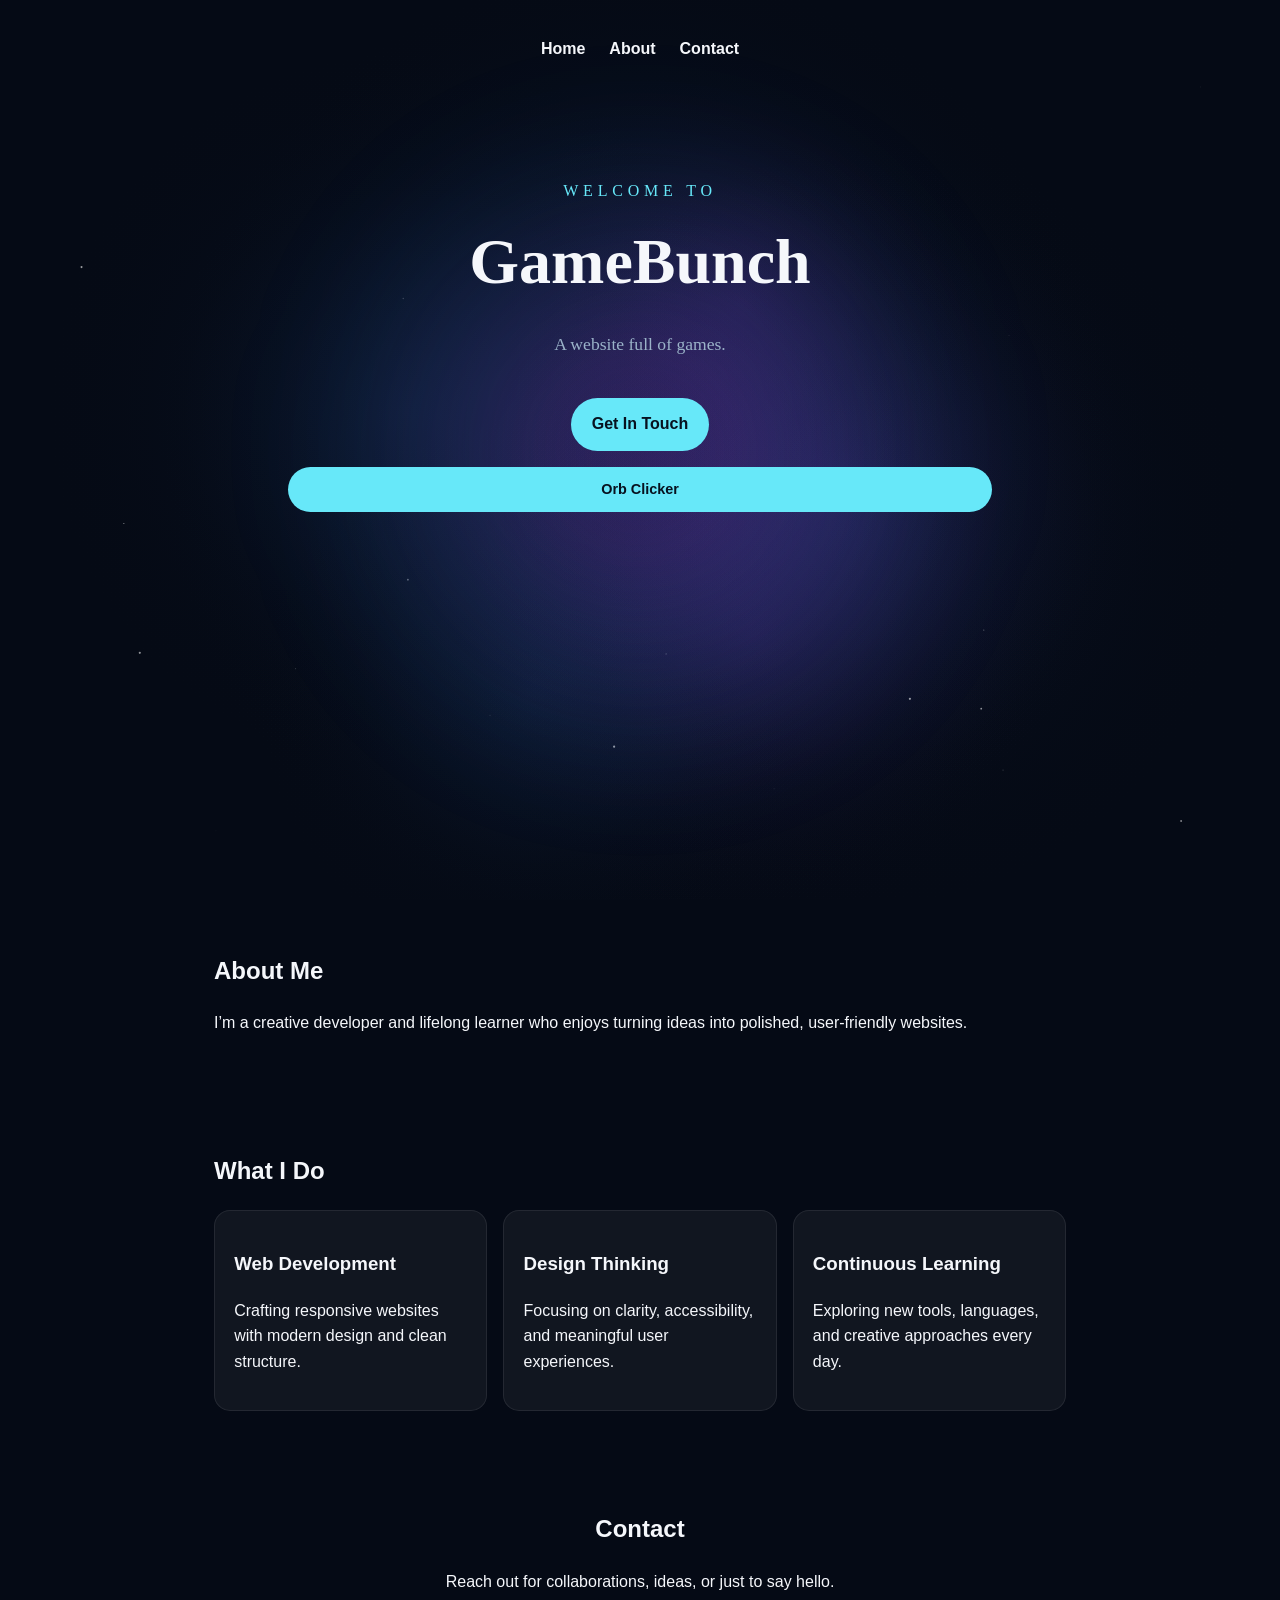
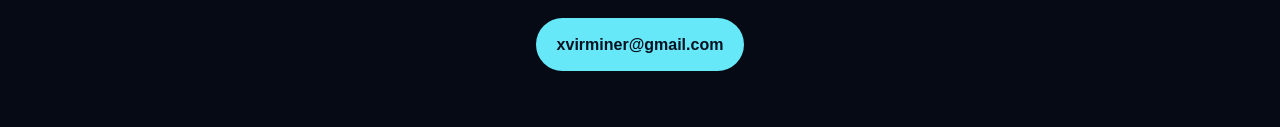
<file: GameBunch/index.html>
<!DOCTYPE html>
<html lang="en">
  <head>
    <meta charset="UTF-8" />
    <meta name="viewport" content="width=device-width, initial-scale=1.0" />
    <title>Xvir | Personal Website</title>
    <meta name="description" content="Welcome to Xvir's personal website." />
    <link rel="stylesheet" href="styles.css" />
  </head>
  <body>
    <canvas id="nebula-canvas"></canvas>
    <header class="hero">
      <nav class="nav">
        <a href="#home">Home</a>
        <a href="#about">About</a>
        <a href="#contact">Contact</a>
      </nav>
      <div class="hero-content" id="home">
        <p class="eyebrow">Welcome to</p>
        <h1>GameBunch</h1>
        <p class="tagline">A website full of games.</p>
        <a class="button" href="#contact">Get In Touch</a>
        <a class="button game-btn" href="game.html">Orb Clicker</a>
      </div>
    </header>

    <main>
      <section class="section" id="about">
        <h2>About Me</h2>
        <p>
          I’m a creative developer and lifelong learner who enjoys turning ideas into polished,
          user-friendly websites.
        </p>
      </section>

      <section class="section">
        <h2>What I Do</h2>
        <div class="cards">
          <article>
            <h3>Web Development</h3>
            <p>Crafting responsive websites with modern design and clean structure.</p>
          </article>
          <article>
            <h3>Design Thinking</h3>
            <p>Focusing on clarity, accessibility, and meaningful user experiences.</p>
          </article>
          <article>
            <h3>Continuous Learning</h3>
            <p>Exploring new tools, languages, and creative approaches every day.</p>
          </article>
        </div>
      </section>
    </main>

    <footer class="footer" id="contact">
      <h2>Contact</h2>
      <p>Reach out for collaborations, ideas, or just to say hello.</p>
      <a class="button" href="mailto:xvirminer@gmail.com">xvirminer@gmail.com</a>
    </footer>

    <script>
      // Nebula Canvas Background
      const canvas = document.getElementById('nebula-canvas');
      const ctx = canvas.getContext('2d');
      let animationFrameId;

      function resizeCanvas() {
        canvas.width = window.innerWidth;
        canvas.height = window.innerHeight;
      }

      function drawNebula(time) {
        // Clear canvas
        ctx.fillStyle = '#050a15';
        ctx.fillRect(0, 0, canvas.width, canvas.height);

        // Draw nebula clouds with Perlin-like noise simulation
        const centerX = canvas.width / 2;
        const centerY = canvas.height / 2;

        // Purple cloud layer 1
        ctx.globalAlpha = 0.3;
        for (let i = 0; i < 3; i++) {
          const x = centerX + Math.sin(time * 0.0003 + i) * 200;
          const y = centerY + Math.cos(time * 0.0002 + i) * 200;
          const radius = 300 + Math.sin(time * 0.0001 + i * 2) * 50;
          
          const gradient = ctx.createRadialGradient(x, y, 0, x, y, radius);
          gradient.addColorStop(0, 'rgba(147, 51, 234, 0.4)');
          gradient.addColorStop(0.5, 'rgba(147, 51, 234, 0.1)');
          gradient.addColorStop(1, 'transparent');
          
          ctx.fillStyle = gradient;
          ctx.fillRect(x - radius, y - radius, radius * 2, radius * 2);
        }

        // Blue cloud layer 2
        ctx.globalAlpha = 0.25;
        for (let i = 0; i < 3; i++) {
          const x = centerX + Math.cos(time * 0.00025 + i * 1.5) * 250;
          const y = centerY + Math.sin(time * 0.00015 + i * 1.5) * 250;
          const radius = 350 + Math.cos(time * 0.00012 + i * 2.5) * 60;
          
          const gradient = ctx.createRadialGradient(x, y, 0, x, y, radius);
          gradient.addColorStop(0, 'rgba(59, 130, 246, 0.3)');
          gradient.addColorStop(0.6, 'rgba(59, 130, 246, 0.05)');
          gradient.addColorStop(1, 'transparent');
          
          ctx.fillStyle = gradient;
          ctx.fillRect(x - radius, y - radius, radius * 2, radius * 2);
        }

        // Draw minimal stars (20 stars total)
        ctx.globalAlpha = 0.6;
        const starSeed = 12345;
        
        for (let i = 0; i < 20; i++) {
          // Pseudo-random star positions
          const rand1 = Math.sin(starSeed * 12.9898 + i * 78.233) * 43758.5453;
          const rand2 = Math.sin(starSeed * 23.1405 + i * 45.164) * 43758.5453;
          
          const x = (rand1 - Math.floor(rand1)) * canvas.width;
          const y = (rand2 - Math.floor(rand2)) * canvas.height;
          const size = Math.abs(Math.sin(starSeed + i)) * 0.8 + 0.3;
          
          // Draw star
          ctx.fillStyle = 'rgba(255, 255, 255, ' + (0.5 + Math.sin(time * 0.001 + i) * 0.5) + ')';
          ctx.beginPath();
          ctx.arc(x, y, size, 0, Math.PI * 2);
          ctx.fill();
        }

        // Draw soft glow orb area
        ctx.globalAlpha = 0.15;
        const glowGradient = ctx.createRadialGradient(centerX, centerY, 100, centerX, centerY, 500);
        glowGradient.addColorStop(0, 'rgba(168, 85, 247, 0.8)');
        glowGradient.addColorStop(0.5, 'rgba(59, 130, 246, 0.3)');
        glowGradient.addColorStop(1, 'transparent');
        
        ctx.fillStyle = glowGradient;
        ctx.fillRect(centerX - 500, centerY - 500, 1000, 1000);

        ctx.globalAlpha = 1;
        animationFrameId = requestAnimationFrame(drawNebula);
      }

      window.addEventListener('resize', resizeCanvas);
      resizeCanvas();
      drawNebula(0);

      // Stop animation when page is not visible
      document.addEventListener('visibilitychange', () => {
        if (document.hidden) {
          cancelAnimationFrame(animationFrameId);
        } else {
          drawNebula(Date.now());
        }
      });
    </script>
  </body>
</html>
</file>
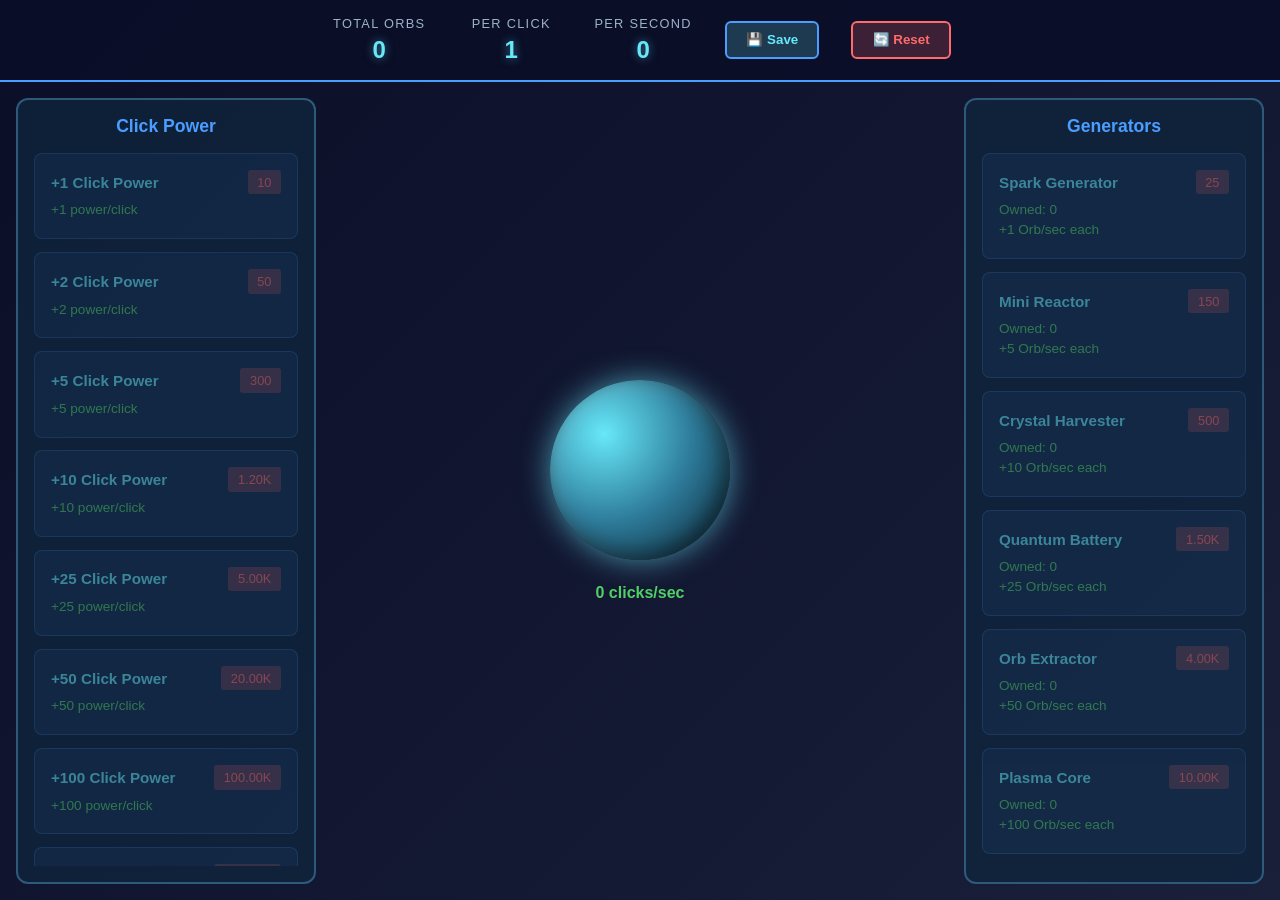
<file: GameBunch/game.html>
<!DOCTYPE html>
<html lang="en">
<head>
    <meta charset="UTF-8">
    <meta name="viewport" content="width=device-width, initial-scale=1.0">
    <title>Orb Clicker - Idle Game</title>
    <link rel="stylesheet" href="game.css">
</head>
<body>
    <div class="game-container">
        <!-- Top Stats Bar -->
        <div class="stats-bar">
            <div class="stat">
                <div class="stat-label">Total Orbs</div>
                <div class="stat-value" id="totalOrbs">0</div>
            </div>
            <div class="stat">
                <div class="stat-label">Per Click</div>
                <div class="stat-value" id="orbsPerClick">1</div>
            </div>
            <div class="stat">
                <div class="stat-label">Per Second</div>
                <div class="stat-value" id="orbsPerSecond">0</div>
            </div>
            <button id="saveBtn" class="save-btn" title="Manually save progress">💾 Save</button>
            <button id="resetBtn" class="reset-btn" title="Reset all progress (requires confirmation)">🔄 Reset</button>
        </div>

        <!-- Main Game Area -->
        <div class="game-area">
            <!-- Left Panel - Click Upgrades -->
            <div class="panel upgrades-panel">
                <h2>Click Power</h2>
                <div id="clickUpgradesContainer" class="upgrades-list"></div>
            </div>

            <!-- Center - Clicker -->
            <div class="clicker-area">
                <div class="orb-container">
                    <div id="orbClickable" class="orb"></div>
                    <div id="floatingNumbers"></div>
                </div>
                <div id="clicksPerSec" class="cps-display">0 clicks/sec</div>
            </div>

            <!-- Right Panel - Generators -->
            <div class="panel generators-panel">
                <h2>Generators</h2>
                <div id="generatorsContainer" class="upgrades-list"></div>
            </div>
        </div>
    </div>

    <script src="game.js"></script>
</body>
</html>
</file>
<file: GameBunch/styles.css>
:root {
  color-scheme: dark;
  --bg: #07111f;
  --panel: #10253d;
  --text: #f5f7fb;
  --muted: #9bb3c9;
  --accent: #67e8f9;
}

* {
  box-sizing: border-box;
}

body {
  margin: 0;
  font-family: 'Comic Sans MS', 'Comic Sans', cursive, Arial, sans-serif;
  background: #050a15;
  color: var(--text);
  line-height: 1.6;
  overflow-x: hidden;
  position: relative;
}

#nebula-canvas {
  position: fixed;
  top: 0;
  left: 0;
  width: 100%;
  height: 100%;
  z-index: -1;
}

body::before {
  content: '';
  position: fixed;
  top: 50%;
  left: 50%;
  transform: translate(-50%, -50%);
  width: 600px;
  height: 600px;
  background: radial-gradient(circle, rgba(147, 51, 234, 0.25) 0%, rgba(59, 130, 246, 0.15) 40%, transparent 70%);
  border-radius: 50%;
  filter: blur(80px);
  z-index: 0;
  pointer-events: none;
}

.nav {
  display: flex;
  justify-content: center;
  gap: 1.5rem;
  padding: 1.25rem 0;
  position: relative;
  z-index: 1;
}

.nav a {
  color: var(--text);
  text-decoration: none;
  font-weight: 600;
}

.hero {
  min-height: 100vh;
  padding: 1rem 1.5rem 3rem;
  position: relative;
  z-index: 1;
}

.hero-content {
  max-width: 720px;
  margin: 6rem auto 0;
  text-align: center;
}

.eyebrow {
  text-transform: uppercase;
  letter-spacing: 0.3em;
  color: var(--accent);
  margin-bottom: 0.5rem;
  font-family: 'Comic Sans MS', 'Comic Sans', cursive;
}

h1 {
  font-size: clamp(2.8rem, 5vw, 4.5rem);
  margin: 0;
  font-family: 'Comic Sans MS', 'Comic Sans', cursive;
}

.tagline {
  font-size: 1.1rem;
  color: var(--muted);
  margin: 1rem auto 2rem;
  font-family: 'Comic Sans MS', 'Comic Sans', cursive;
}

.button {
  display: inline-block;
  padding: 0.85rem 1.3rem;
  border-radius: 999px;
  background: var(--accent);
  color: var(--bg);
  text-decoration: none;
  font-weight: 700;
  transition: all 0.3s ease;
  margin: 0.5rem;
}

.button:hover {
  transform: translateY(-2px);
  box-shadow: 0 5px 20px rgba(103, 232, 249, 0.3);
}

.game-btn {
  display: block;
  font-size: 0.9rem;
  padding: 0.7rem 1.2rem;
}

.section,
.footer {
  max-width: 900px;
  margin: 0 auto;
  padding: 2rem 1.5rem 3rem;
  position: relative;
  z-index: 1;
}

.cards {
  display: grid;
  gap: 1rem;
  grid-template-columns: repeat(auto-fit, minmax(220px, 1fr));
}

.cards article {
  background: rgba(255, 255, 255, 0.05);
  border: 1px solid rgba(255, 255, 255, 0.08);
  border-radius: 16px;
  padding: 1.2rem;
}

.footer {
  text-align: center;
  padding-bottom: 3rem;
}
</file>
<file: GameBunch/game.css>
* {
    margin: 0;
    padding: 0;
    box-sizing: border-box;
}

html, body {
    width: 100%;
    height: 100%;
}

body {
    font-family: 'Comic Sans MS', 'Comic Sans', cursive, Arial, sans-serif;
    background: linear-gradient(135deg, #0a0e27 0%, #1a1f3a 100%);
    color: #e0e0e0;
    overflow: hidden;
}

.game-container {
    display: flex;
    flex-direction: column;
    height: 100vh;
}

/* Stats Bar */
.stats-bar {
    display: flex;
    justify-content: center;
    align-items: center;
    gap: 2rem;
    background: rgba(10, 14, 39, 0.9);
    border-bottom: 2px solid #4a9eff;
    padding: 1rem;
    flex-wrap: wrap;
}

.stat {
    display: flex;
    flex-direction: column;
    align-items: center;
    gap: 0.3rem;
    min-width: 100px;
}

.stat-label {
    font-size: 0.8rem;
    color: #9bb3c9;
    text-transform: uppercase;
    letter-spacing: 0.1em;
}

.stat-value {
    font-size: 1.5rem;
    font-weight: bold;
    color: #67e8f9;
    text-shadow: 0 0 10px rgba(103, 232, 249, 0.5);
}

.save-btn, .reset-btn {
    padding: 0.6rem 1.2rem;
    background: rgba(103, 232, 249, 0.2);
    border: 2px solid #4a9eff;
    color: #67e8f9;
    border-radius: 6px;
    cursor: pointer;
    font-weight: bold;
    font-family: inherit;
    transition: all 0.3s ease;
}

.save-btn:hover {
    background: rgba(103, 232, 249, 0.4);
    transform: scale(1.05);
}

.reset-btn {
    border-color: #ff6b6b;
    color: #ff6b6b;
    background: rgba(255, 107, 107, 0.2);
}

.reset-btn:hover {
    background: rgba(255, 107, 107, 0.4);
}

/* Game Area */
.game-area {
    display: grid;
    grid-template-columns: 300px 1fr 300px;
    gap: 1rem;
    padding: 1rem;
    flex: 1;
    overflow: hidden;
}

/* Panels */
.panel {
    background: rgba(16, 37, 61, 0.8);
    border: 2px solid #2d5a7b;
    border-radius: 12px;
    padding: 1rem;
    overflow-y: auto;
    display: flex;
    flex-direction: column;
}

.panel h2 {
    color: #4a9eff;
    margin-bottom: 1rem;
    font-size: 1.1rem;
    text-align: center;
}

.upgrades-list {
    display: flex;
    flex-direction: column;
    gap: 0.8rem;
    flex: 1;
    overflow-y: auto;
}

.upgrade-item {
    background: rgba(74, 158, 255, 0.1);
    border: 1px solid rgba(74, 158, 255, 0.3);
    border-radius: 8px;
    padding: 1rem;
    cursor: pointer;
    transition: all 0.3s ease;
    position: relative;
    opacity: 1;
}

.upgrade-item:hover:not(.locked) {
    background: rgba(74, 158, 255, 0.2);
    border-color: #4a9eff;
    transform: translateX(4px);
}

.upgrade-item.locked {
    opacity: 0.5;
    cursor: not-allowed;
    pointer-events: none;
}

.upgrade-item.affordable {
    border-color: #67e8f9;
    background: rgba(103, 232, 249, 0.15);
    opacity: 1;
}

.upgrade-item.affordable:hover {
    background: rgba(103, 232, 249, 0.25);
    border-color: #67e8f9;
    transform: translateX(4px);
    box-shadow: 0 0 15px rgba(103, 232, 249, 0.3);
}

.upgrade-header {
    display: flex;
    justify-content: space-between;
    align-items: center;
    margin-bottom: 0.5rem;
    gap: 0.5rem;
}

.upgrade-name {
    font-weight: bold;
    color: #67e8f9;
    font-size: 0.95rem;
    flex: 1;
    overflow-wrap: break-word;
}

.upgrade-cost {
    background: rgba(255, 107, 107, 0.3);
    padding: 0.3rem 0.6rem;
    border-radius: 3px;
    font-size: 0.8rem;
    color: #ff6b6b;
    white-space: nowrap;
    flex-shrink: 0;
}

.upgrade-production {
    font-size: 0.85rem;
    color: #51cf66;
    margin-bottom: 0.3rem;
}

.upgrade-count {
    position: absolute;
    top: 0.5rem;
    right: 0.5rem;
    background: #4a9eff;
    color: white;
    width: 24px;
    height: 24px;
    border-radius: 50%;
    display: flex;
    align-items: center;
    justify-content: center;
    font-size: 0.75rem;
    font-weight: bold;
}

/* Clicker Area */
.clicker-area {
    display: flex;
    flex-direction: column;
    align-items: center;
    justify-content: center;
    gap: 1.5rem;
}

.orb-container {
    position: relative;
    width: 180px;
    height: 180px;
}

.orb {
    width: 100%;
    height: 100%;
    border-radius: 50%;
    background: radial-gradient(circle at 30% 30%, #67e8f9 0%, #2d7a99 50%, #0a1f2e 100%);
    cursor: pointer;
    display: flex;
    align-items: center;
    justify-content: center;
    transition: all 0.1s ease;
    user-select: none;
    box-shadow: 0 0 30px rgba(103, 232, 249, 0.6),
                inset -5px -5px 20px rgba(0, 0, 0, 0.5),
                inset 5px 5px 20px rgba(255, 255, 255, 0.1);
}

.orb:hover {
    transform: scale(1.08);
    box-shadow: 0 0 40px rgba(103, 232, 249, 0.8),
                inset -5px -5px 20px rgba(0, 0, 0, 0.5),
                inset 5px 5px 20px rgba(255, 255, 255, 0.2);
}

.orb:active {
    transform: scale(0.92);
}

#floatingNumbers {
    position: absolute;
    width: 100%;
    height: 100%;
    pointer-events: none;
}

.floating-number {
    position: absolute;
    font-weight: bold;
    font-size: 1.3rem;
    color: #67e8f9;
    text-shadow: 0 0 10px rgba(103, 232, 249, 0.8);
    animation: float-up 1s ease-out forwards;
    pointer-events: none;
    left: 50%;
    top: 50%;
    transform: translate(-50%, -50%);
}

@keyframes float-up {
    0% {
        opacity: 1;
        transform: translate(-50%, -50%) scale(1);
    }
    100% {
        opacity: 0;
        transform: translate(-50%, -120%) scale(0.8);
    }
}

.cps-display {
    font-size: 1rem;
    color: #51cf66;
    font-weight: bold;
    text-align: center;
}

/* Scrollbar */
::-webkit-scrollbar {
    width: 8px;
}

::-webkit-scrollbar-track {
    background: rgba(74, 158, 255, 0.1);
    border-radius: 10px;
}

::-webkit-scrollbar-thumb {
    background: rgba(74, 158, 255, 0.3);
    border-radius: 10px;
}

::-webkit-scrollbar-thumb:hover {
    background: rgba(74, 158, 255, 0.5);
}

/* Responsive */
@media (max-width: 1200px) {
    .game-area {
        grid-template-columns: 1fr;
        gap: 0.5rem;
    }
    
    .panel {
        max-height: 200px;
    }
}

@media (max-width: 768px) {
    .stats-bar {
        gap: 1rem;
    }
    
    .stat-value {
        font-size: 1.2rem;
    }
    
    .orb {
        width: 120px;
        height: 120px;
    }
    
    .upgrades-list {
        gap: 0.5rem;
    }
    
    .upgrade-item {
        padding: 0.7rem;
        font-size: 0.9rem;
    }
}
</file>
